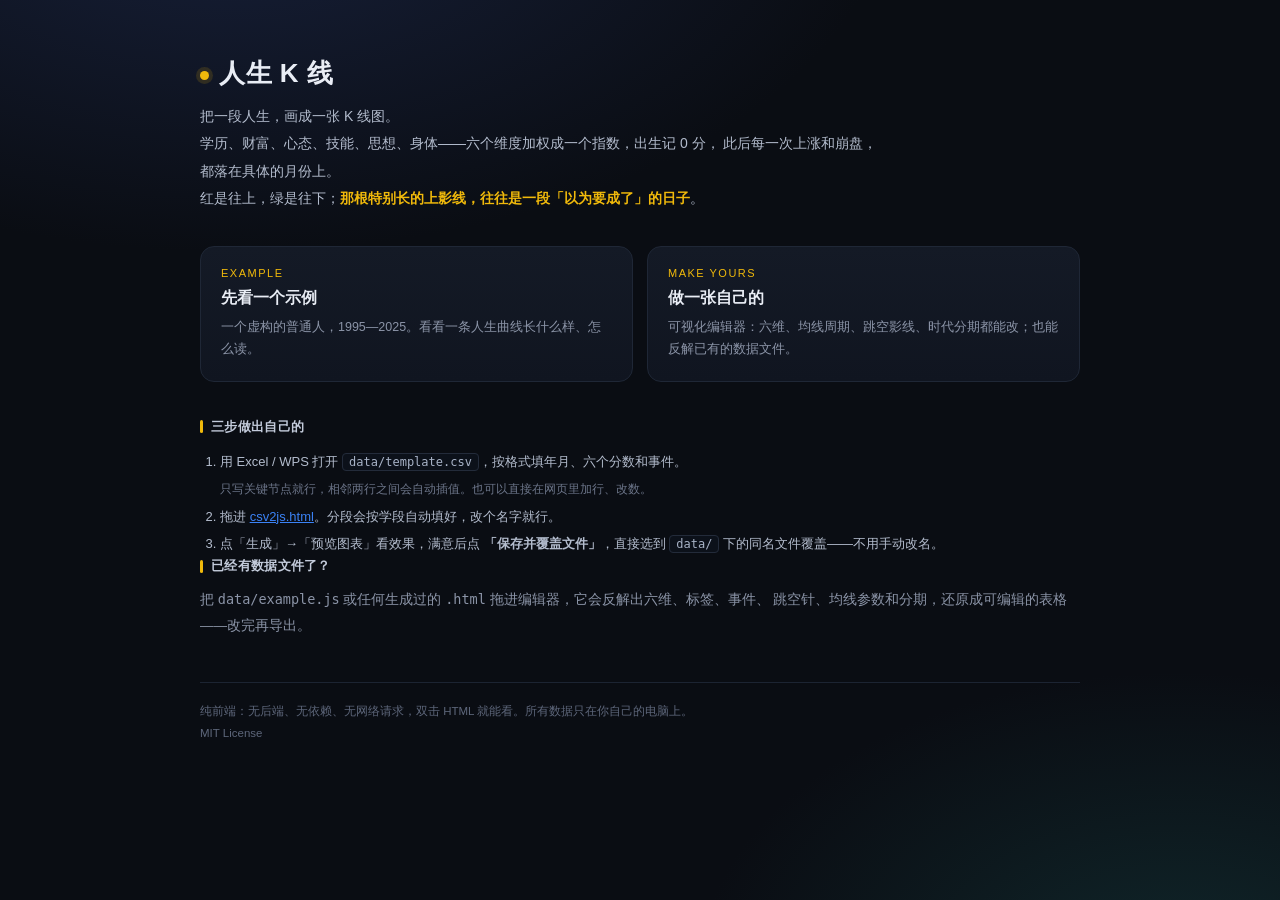
<file: index.html>
<!DOCTYPE html>
<html lang="zh-CN">
<head>
<meta charset="UTF-8">
<meta name="viewport" content="width=device-width, initial-scale=1">
<title>人生 K 线 · 把一段人生画成蜡烛图</title>
<style>
  :root{
    --bg:#0a0d13;--line:#232b3a;--txt:#e9edf5;--dim:#8b94a7;
    --acc:#3b82f6;--gold:#f0b90b;
  }
  *{box-sizing:border-box}
  body{
    margin:0;padding:56px 18px 70px;background:
      radial-gradient(1100px 600px at 18% -12%, #17203a 0%, rgba(10,13,19,0) 60%),
      radial-gradient(800px 500px at 92% 108%, #10262a 0%, rgba(10,13,19,0) 60%),
      var(--bg);
    color:var(--txt);font-family:-apple-system,"PingFang SC","Microsoft YaHei",sans-serif;
    -webkit-font-smoothing:antialiased;min-height:100vh;
  }
  .wrap{max-width:880px;margin:0 auto}
  .dot{width:9px;height:9px;border-radius:50%;background:var(--gold);box-shadow:0 0 0 4px rgba(240,185,11,.14);display:inline-block;margin-right:10px;vertical-align:middle}
  h1{font-size:26px;margin:0 0 12px;letter-spacing:.5px;font-weight:650}
  .lead{font-size:14px;color:#b3bccd;line-height:1.95;margin:0 0 34px;max-width:690px}
  .lead b{color:var(--gold);font-weight:600}
  .grid{display:grid;grid-template-columns:repeat(auto-fit,minmax(260px,1fr));gap:14px;margin-bottom:36px}
  a.card{
    display:block;text-decoration:none;color:inherit;background:linear-gradient(180deg,#141a26,#101520);
    border:1px solid #1f2736;border-radius:14px;padding:20px;transition:.18s;
  }
  a.card:hover{border-color:#2f405c;transform:translateY(-2px);box-shadow:0 16px 40px -24px #000}
  a.card .k{font-size:11px;color:var(--gold);letter-spacing:1.5px;margin-bottom:9px}
  a.card h3{font-size:15.5px;margin:0 0 8px;font-weight:650}
  a.card p{font-size:12.5px;color:var(--dim);line-height:1.75;margin:0}
  .sec{font-size:13px;color:#c3cbdb;font-weight:600;margin:0 0 12px;letter-spacing:.3px;display:flex;align-items:center;gap:8px}
  .sec::before{content:"";width:3px;height:13px;background:var(--gold);border-radius:2px}
  ol.steps{margin:0;padding-left:20px;font-size:13px;color:#b3bccd;line-height:2.1}
  ol.steps code{background:#0c111a;border:1px solid var(--line);border-radius:4px;padding:1px 6px;font-size:12px;color:#a8b3c7}
  .foot{margin-top:44px;padding-top:18px;border-top:1px solid #1c2432;font-size:11.5px;color:#5d667a;line-height:1.9}
  .foot a{color:#5d667a}
</style>
</head>
<body>
<div class="wrap">
  <h1><span class="dot"></span>人生 K 线</h1>
  <p class="lead">
    把一段人生，画成一张 K 线图。<br>
    学历、财富、心态、技能、思想、身体——六个维度加权成一个指数，出生记 0 分，
    此后每一次上涨和崩盘，都落在具体的月份上。<br>
    红是往上，绿是往下；<b>那根特别长的上影线，往往是一段「以为要成了」的日子</b>。
  </p>

  <div class="grid">
    <a class="card" href="example.html">
      <div class="k">EXAMPLE</div>
      <h3>先看一个示例</h3>
      <p>一个虚构的普通人，1995—2025。看看一条人生曲线长什么样、怎么读。</p>
    </a>
    <a class="card" href="csv2js.html">
      <div class="k">MAKE YOURS</div>
      <h3>做一张自己的</h3>
      <p>可视化编辑器：六维、均线周期、跳空影线、时代分期都能改；也能反解已有的数据文件。</p>
    </a>
  </div>

  <div class="sec">三步做出自己的</div>
  <ol class="steps">
    <li>用 Excel / WPS 打开 <code>data/template.csv</code>，按格式填年月、六个分数和事件。<br>
        <span style="color:#6b7488;font-size:12px">只写关键节点就行，相邻两行之间会自动插值。也可以直接在网页里加行、改数。</span></li>
    <li>拖进 <a href="csv2js.html" style="color:#3b82f6">csv2js.html</a>。分段会按学段自动填好，改个名字就行。</li>
    <li>点「生成」→「预览图表」看效果，满意后点 <b>「保存并覆盖文件」</b>，直接选到 <code>data/</code> 下的同名文件覆盖——不用手动改名。</li>
  </ol>

  <div class="sec">已经有数据文件了？</div>
  <p style="font-size:13.5px;color:#8b94a7;line-height:1.9;margin:0 0 4px">
    把 <code>data/example.js</code> 或任何生成过的 <code>.html</code> 拖进编辑器，它会反解出六维、标签、事件、
    跳空针、均线参数和分期，还原成可编辑的表格——改完再导出。
  </p>

  <div class="foot">
    纯前端：无后端、无依赖、无网络请求，双击 HTML 就能看。所有数据只在你自己的电脑上。<br>
    MIT License
  </div>
</div>
</body>
</html>
</file>
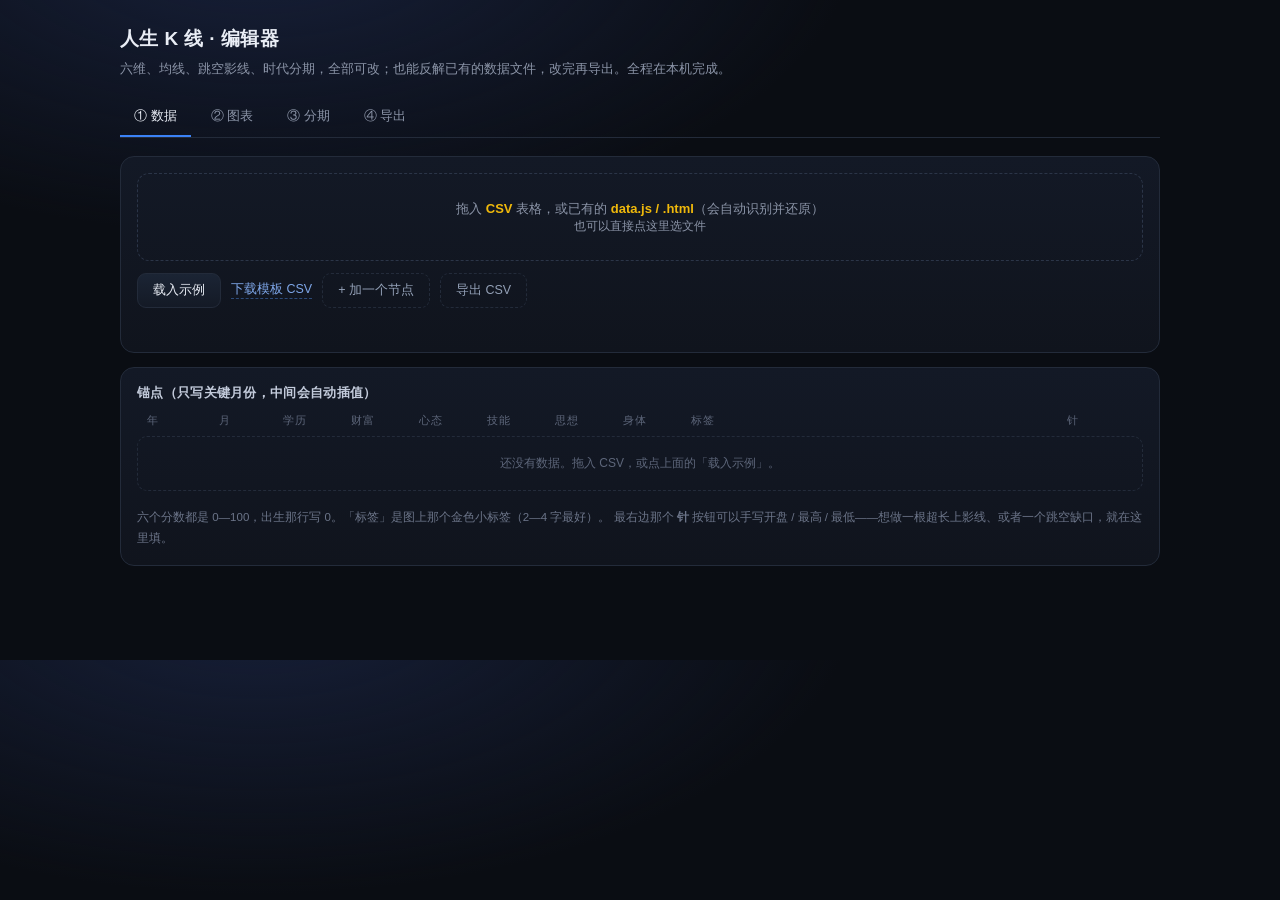
<file: csv2js.html>
<!DOCTYPE html>
<html lang="zh-CN">
<head>
<meta charset="UTF-8">
<meta name="viewport" content="width=device-width, initial-scale=1">
<title>人生 K 线 · 编辑器</title>
<style>
  :root{
    --bg:#0a0d13;--card:#121722;--line:#232b3a;--txt:#e9edf5;--dim:#8b94a7;
    --up:#ff4d5e;--down:#26c281;--acc:#3b82f6;--gold:#f0b90b;--ok:#26c281;
    --cell:#0c111a;--row:#0e131c;
  }
  *{box-sizing:border-box}
  body{
    margin:0;padding:26px 16px 80px;background:
      radial-gradient(1000px 500px at 20% -10%, #17203a 0%, rgba(10,13,19,0) 60%), var(--bg);
    color:var(--txt);font-family:-apple-system,"PingFang SC","Microsoft YaHei",sans-serif;
    -webkit-font-smoothing:antialiased;
  }
  .wrap{max-width:1040px;margin:0 auto}
  h1{font-size:19px;margin:0 0 6px;letter-spacing:.4px}
  .sub{font-size:12.5px;color:var(--dim);line-height:1.8;margin-bottom:16px}
  .tabs{display:flex;gap:6px;flex-wrap:wrap;border-bottom:1px solid var(--line);margin-bottom:18px}
  .tabs button{
    border:0;background:transparent;color:var(--dim);padding:10px 14px;font-size:13px;
    cursor:pointer;border-bottom:2px solid transparent;font-family:inherit;border-radius:0;
  }
  .tabs button.on{color:var(--txt);border-bottom-color:var(--acc)}
  .tabs button:hover{color:var(--txt)}
  .card{background:linear-gradient(180deg,#131926,#10141d);border:1px solid var(--line);border-radius:14px;padding:16px;margin-bottom:14px}
  .row{display:flex;gap:10px;flex-wrap:wrap;align-items:center}
  button{
    border:1px solid var(--line);background:linear-gradient(180deg,#1b2434,#141a26);color:var(--txt);
    padding:8px 15px;border-radius:9px;font-size:12.5px;cursor:pointer;font-family:inherit;transition:.15s;
  }
  button:hover{border-color:var(--acc)}
  button.main{background:linear-gradient(180deg,#2563eb,#1d4ed8);border-color:#2563eb;font-weight:600}
  button.go{background:linear-gradient(180deg,#1f9d6b,#17845a);border-color:#1f9d6b;font-weight:600}
  button.ghost{background:transparent;border-style:dashed;color:#93a0b6}
  button:disabled{opacity:.4;cursor:not-allowed}
  button.danger:hover{border-color:var(--up);color:var(--up)}
  .note{font-size:11.5px;color:#6b7488;line-height:1.85;margin-top:10px}
  .status{font-size:12px;margin-top:10px;min-height:18px;line-height:1.7}
  .ok{color:var(--ok)} .err{color:#ff6b7a}
  code{background:#0c111a;border:1px solid var(--line);border-radius:4px;padding:1px 5px;font-size:11.5px;color:#a8b3c7}
  h2{font-size:13px;color:#c3cbdb;margin:0 0 12px;font-weight:600;letter-spacing:.3px}
  label.f{display:flex;flex-direction:column;gap:5px;font-size:11.5px;color:#7f8a9e}
  input,select,textarea{
    background:var(--cell);border:1px solid var(--line);border-radius:8px;color:#e9edf5;
    padding:7px 9px;font-family:inherit;font-size:13px;
  }
  input:focus,select:focus,textarea:focus{outline:none;border-color:#31456b}
  input[type=number]::-webkit-outer-spin-button,input[type=number]::-webkit-inner-spin-button{-webkit-appearance:none;margin:0}
  input[type=number]{-moz-appearance:textfield}
  .drop{
    border:1.5px dashed #2b3548;border-radius:12px;padding:26px;text-align:center;
    color:var(--dim);font-size:13px;cursor:pointer;transition:.15s;
  }
  .drop:hover,.drop.on{border-color:var(--acc);color:var(--txt);background:rgba(59,130,246,.05)}
  .drop b{color:var(--gold);font-weight:600}

  .thead{
    display:grid;grid-template-columns:66px 58px repeat(6,62px) minmax(120px,1fr) 30px 30px;
    gap:6px;padding:0 10px 8px;font-size:10.5px;color:#5d667a;letter-spacing:.5px;
  }
  .arow{
    background:var(--row);border:1px solid #1c2432;border-radius:10px;padding:9px 10px;margin-bottom:7px;
  }
  .arow .g1{
    display:grid;grid-template-columns:66px 58px repeat(6,62px) minmax(120px,1fr) 30px 30px;
    gap:6px;align-items:center;
  }
  .arow input{width:100%;padding:6px 7px;font-size:12.5px;text-align:center}
  .arow input.txt{text-align:left}
  .arow .notein{width:100%;margin-top:6px;text-align:left;font-size:12px;color:#b9c2d3}
  .arow .g2{display:flex;gap:6px;align-items:center;margin-top:6px}
  .arow .g2 input{width:70px}
  .arow .del{width:26px;height:26px;padding:0;border-radius:7px;border:1px solid #2a3242;background:transparent;color:#7a8397;font-size:14px;line-height:1}
  .arow .ovbtn{width:30px;height:26px;padding:0;border-radius:7px;font-size:11px;border:1px solid #2a3242;background:transparent;color:#7a8397}
  .arow .ovbtn.on{border-color:var(--gold);color:var(--gold)}
  .arow .hide{display:none}
  .stat{display:flex;gap:16px;flex-wrap:wrap;font-size:11.5px;color:#6b7488;margin-top:6px}
  .stat b{color:#9aa4b8;font-weight:500}
  .grp{display:grid;grid-template-columns:repeat(auto-fill,minmax(150px,1fr));gap:12px}
  .stage-row{
    display:flex;gap:8px;align-items:center;flex-wrap:wrap;
    padding:9px 10px;background:var(--row);border:1px solid #1c2432;border-radius:10px;margin-bottom:8px;
  }
  .stage-row .idx{width:18px;font-size:11px;color:#5d667a;text-align:center;flex:0 0 18px}
  .stage-row .sname{width:118px;flex:0 0 118px}
  .stage-row .yr{width:82px;flex:0 0 82px;text-align:center}
  .stage-row select{width:60px;flex:0 0 60px;padding:7px 6px}
  .stage-row .arrow{color:#4a5468;font-size:12px}
  .stage-row .del{width:26px;height:26px;flex:0 0 26px;padding:0;border-radius:7px;border:1px solid #2a3242;background:transparent;color:#7a8397;font-size:14px;line-height:1}
  .empty{font-size:12px;color:#5d667a;border:1px dashed #232b3a;border-radius:10px;padding:18px;text-align:center}
  .pane{display:none}
  .pane.on{display:block}
  details summary{font-size:12px;color:#7a8397;cursor:pointer}
  .csvin{width:100%;min-height:120px;font:12px/1.7 ui-monospace,Consolas,monospace}
  .hint{font-size:11px;color:#5d667a;margin-top:4px}
</style>
</head>
<body>
<div class="wrap">
  <h1>人生 K 线 · 编辑器</h1>
  <div class="sub">
    六维、均线、跳空影线、时代分期，全部可改；也能反解已有的数据文件，改完再导出。全程在本机完成。
  </div>

  <div class="tabs" id="tabs">
    <button class="on" data-t="data">① 数据</button>
    <button data-t="chart">② 图表</button>
    <button data-t="stage">③ 分期</button>
    <button data-t="out">④ 导出</button>
  </div>

  <div class="pane on" id="pane-data">
    <div class="card">
      <div class="row">
        <label class="drop" id="drop" style="flex:1">
          拖入 <b>CSV</b> 表格，或已有的 <b>data.js / .html</b>（会自动识别并还原）<br>
          <span style="font-size:11.5px">也可以直接点这里选文件</span>
          <input type="file" id="file" accept=".csv,.js,.html,.txt" hidden>
        </label>
      </div>
      <div class="row" style="margin-top:12px">
        <button id="demoBtn">载入示例</button>
        <a href="data/template.csv" download style="font-size:12.5px;color:#7ea6e8;text-decoration:none;border-bottom:1px dashed #2c4a78">下载模板 CSV</a>
        <button id="addRow" class="ghost">+ 加一个节点</button>
        <button id="dlCsv" class="ghost">导出 CSV</button>
      </div>
      <div class="status" id="st1"></div>
    </div>

    <div class="card">
      <h2>锚点（只写关键月份，中间会自动插值）</h2>
      <div class="thead">
        <span>年</span><span>月</span><span>学历</span><span>财富</span>
        <span>心态</span><span>技能</span><span>思想</span><span>身体</span><span>标签</span><span>针</span><span></span>
      </div>
      <div id="rows"></div>
      <div class="stat" id="stat"></div>
      <div class="note">
        六个分数都是 0—100，出生那行写 0。「标签」是图上那个金色小标签（2—4 字最好）。
        最右边那个 <b>针</b> 按钮可以手写开盘 / 最高 / 最低——想做一根超长上影线、或者一个跳空缺口，就在这里填。
      </div>
    </div>
  </div>

  <div class="pane" id="pane-chart">
    <div class="card">
      <h2>标题与财富</h2>
      <div class="row">
        <label class="f" style="flex:1;min-width:240px">图表标题
          <input id="title" type="text" value="我的人生 K 线">
        </label>
        <label class="f">「财富」列填的是
          <select id="weaMode">
            <option value="k">金额（千元 K）</option>
            <option value="score">分数 0—100</option>
          </select>
        </label>
      </div>
    </div>

    <div class="card">
      <h2>均线</h2>
      <div class="row">
        <label class="f">MA 周期
          <input id="maN" type="number" value="50" min="2" max="200">
        </label>
        <label class="f">EMA 周期
          <input id="emaN" type="number" value="15" min="2" max="200">
        </label>
        <label class="f">副图
          <select id="subOn">
            <option value="1">显示月度变动</option>
            <option value="0">不显示</option>
          </select>
        </label>
      </div>
      <div class="note">
        MA 是简单移动平均（默认 50 个月，长趋势），EMA 是指数移动平均（默认 15 个月，对转折更敏感）。
        周期填大，线更平；填小，跟得更紧。均线颜色由 <code>assets/style.css</code> 里的
        <code>--ma</code> / <code>--ema</code> 决定。
      </div>
    </div>

    <div class="card">
      <h2>时间范围</h2>
      <div class="row">
        <label class="f">起始年 <input id="y0" type="number" placeholder="自动"></label>
        <label class="f">起始月 <input id="m0" type="number" placeholder="自动" min="1" max="12"></label>
        <label class="f">结束年 <input id="lastY" type="number" placeholder="自动"></label>
        <label class="f">结束月 <input id="lastM" type="number" placeholder="自动" min="1" max="12"></label>
      </div>
      <div class="note">留空就用数据第一行和最后一行。一般不用管，除非你想让曲线多出一段空白。</div>
    </div>
  </div>

  <div class="pane" id="pane-stage">
    <div class="card">
      <h2>时代分期</h2>
      <div class="row">
        <button id="segEdu">按学段自动分</button>
        <button id="segEven">均分四段</button>
        <button id="addStage" class="ghost">+ 加一段</button>
        <button id="clearStage" class="ghost">清空</button>
      </div>
      <div id="stageList" style="margin-top:14px"></div>
      <div class="note">
        每一段是图表顶部的一条色带和一个切换按钮。名字随便起。全清空也没关系，图表照常显示。
      </div>
    </div>
  </div>

  <div class="pane" id="pane-out">
    <div class="card">
      <div class="row">
        <button class="main" id="gen">生成数据</button>
        <button id="preview" disabled>预览图表</button>
        <button class="go" id="save" disabled>保存并覆盖文件</button>
      </div>
      <div class="row" style="margin-top:12px">
        <label class="f">文件名
          <input id="fname" type="text" value="" style="width:160px">
        </label>
        <span class="note" style="margin:14px 0 0">放在项目 <code>data/</code> 目录里，覆盖那个文件名</span>
      </div>
      <div class="status" id="st2"></div>
      <div class="note">
        点「保存并覆盖文件」会弹出系统保存窗口：选到项目的 <code>data</code> 文件夹，文件名保持
        <code id="defname">example.js</code>，保存时系统问「已存在，要替换吗」，选替换即可。
        之后这个页面会记住位置，再点一下就<b style="color:var(--gold)">直接覆盖</b>。
      </div>
    </div>

    <div class="card">
      <details>
        <summary>看看生成的代码</summary>
        <textarea id="out" readonly class="csvin" style="margin-top:10px" placeholder="生成后这里显示内容"></textarea>
      </details>
    </div>
  </div>
</div>

<script>
(function(){
  var $ = function(id){ return document.getElementById(id); };
  var rowsEl = $("rows"), statEl = $("stat");
  var stageList = $("stageList");
  var outEl = $("out"), st1 = $("st1"), st2 = $("st2");

  var ROWS = [];
  var FILE_NAME = "";
  var DEF_NAME = "example.js";

  function say(el, txt, cls){ el.textContent = txt; el.className = "status " + (cls || ""); }

  function parseCSV(text){
    var out = [], row = [], cur = "", q = false;
    for (var i = 0; i < text.length; i++){
      var ch = text[i];
      if (q){
        if (ch === '"'){
          if (text[i + 1] === '"'){ cur += '"'; i++; } else q = false;
        } else cur += ch;
      } else {
        if (ch === '"') q = true;
        else if (ch === ','){ row.push(cur); cur = ""; }
        else if (ch === '\n'){ row.push(cur); out.push(row); row = []; cur = ""; }
        else if (ch !== '\r') cur += ch;
      }
    }
    if (cur !== "" || row.length){ row.push(cur); out.push(row); }
    return out.filter(function(r){ return r.join("").trim() !== ""; });
  }

  var MAP = [
    ["y", ["年", "年份", "year"]],
    ["m", ["月", "月份", "month"]],
    ["edu", ["学历", "教育", "edu"]],
    ["wea", ["财富", "财富k", "wealth", "钱"]],
    ["mind", ["心态", "心理", "mind"]],
    ["skill", ["技能", "skill"]],
    ["thought", ["思想", "认知", "thought"]],
    ["body", ["身体", "体能", "body"]],
    ["label", ["标签", "事件名", "label"]],
    ["note", ["事件", "说明", "描述", "备注", "note"]],
    ["o", ["开", "开盘", "open"]],
    ["h", ["高", "最高", "high"]],
    ["l", ["低", "最低", "low"]]
  ];

  function num(v, dflt){
    var n = parseFloat(v);
    return isNaN(n) ? (dflt === undefined ? 0 : dflt) : n;
  }

  function fromCSV(text){
    var all = parseCSV(text);
    if (!all.length) return null;
    var head = all[0].map(function(s){ return String(s).replace(/^\uFEFF/, "").trim().toLowerCase(); });
    var isHead = head.indexOf("年") >= 0 || head.indexOf("year") >= 0;
    var body = isHead ? all.slice(1) : all;
    var idx = {};

    if (isHead){
      MAP.forEach(function(pair){
        for (var i = 0; i < head.length; i++){
          if (pair[1].indexOf(head[i]) >= 0){ idx[pair[0]] = i; break; }
        }
      });
    } else {
      ["y","m","edu","wea","mind","skill","thought","body","label","note","o","h","l"].forEach(function(k, i){ idx[k] = i; });
    }

    var out = [];
    body.forEach(function(r){
      var y = parseInt(r[idx.y], 10);
      if (isNaN(y)) return;
      var row = {
        y: y, m: parseInt(r[idx.m], 10) || 1,
        edu: num(r[idx.edu]), wea: num(r[idx.wea]), mind: num(r[idx.mind]),
        skill: num(r[idx.skill]), thought: num(r[idx.thought]), body: num(r[idx.body]),
        label: (r[idx.label] || "").trim(), note: (r[idx.note] || "").trim(),
        o: null, h: null, l: null
      };
      if (idx.o != null && String(r[idx.o] || "").trim() !== "") row.o = num(r[idx.o]);
      if (idx.h != null && String(r[idx.h] || "").trim() !== "") row.h = num(r[idx.h]);
      if (idx.l != null && String(r[idx.l] || "").trim() !== "") row.l = num(r[idx.l]);
      out.push(row);
    });
    return out;
  }

  function extractBlock(text){
    var i = text.indexOf("window.KLINE_DATA");
    if (i < 0) return null;
    var eq = text.indexOf("{", text.indexOf("=", i));
    if (eq < 0) return null;
    var depth = 0, q = null, esc = false;
    for (var p = eq; p < text.length; p++){
      var ch = text[p];
      if (q){
        if (esc) esc = false;
        else if (ch === "\\") esc = true;
        else if (ch === q) q = null;
        continue;
      }
      if (ch === '"' || ch === "'" || ch === "`"){ q = ch; continue; }
      if (ch === "{") depth++;
      else if (ch === "}"){
        depth--;
        if (depth === 0) return text.slice(i, p + 1) + ";";
      }
    }
    return null;
  }

  function fromJS(text){
    var block = extractBlock(text);
    if (!block) return null;
    var box = {};
    var data;
    try{
      data = new Function("window", block + "\nreturn window.KLINE_DATA;")(box);
    }catch(e){ return null; }
    if (!data || !data.anchors) return null;

    if (data.title) $("title").value = data.title;
    if (data.weaMode) $("weaMode").value = data.weaMode;

    var ind = data.indicators || {};
    $("maN").value = ind.ma || 12;
    if (ind.ema) $("emaN").value = ind.ema;
    $("subOn").value = ind.sub ? "1" : "0";
    $("y0").value = data.y0 || "";
    $("m0").value = data.m0 || "";
    $("lastY").value = data.lastY || "";
    $("lastM").value = data.lastM || "";

    if (data.stages && data.stages.length){
      renderStages(data.stages.map(function(s){
        return { name: s.name, from: [s.from[0], s.from[1]], to: [s.to[0], s.to[1]] };
      }));
    }

    return data.anchors.map(function(r){
      var ov = r[10] || null;
      return {
        y: r[0], m: r[1],
        edu: r[2], wea: r[3], mind: r[4], skill: r[5], thought: r[6], body: r[7],
        label: r[8] || "", note: r[9] || "",
        o: ov && ov.o != null ? ov.o : null,
        h: ov && ov.h != null ? ov.h : null,
        l: ov && ov.l != null ? ov.l : null
      };
    });
  }

  function sortRows(){
    ROWS.sort(function(a, b){ return (a.y * 12 + a.m) - (b.y * 12 + b.m); });
  }

  function makeRow(r){
    var d = document.createElement("div");
    d.className = "arow";
    d.innerHTML =
      '<div class="g1">' +
        '<input class="t y" type="number" value="' + r.y + '">' +
        '<input class="t m" type="number" value="' + r.m + '" min="1" max="12">' +
        '<input class="t edu" type="number" value="' + r.edu + '">' +
        '<input class="t wea" type="number" value="' + r.wea + '">' +
        '<input class="t mind" type="number" value="' + r.mind + '">' +
        '<input class="t skill" type="number" value="' + r.skill + '">' +
        '<input class="t thought" type="number" value="' + r.thought + '">' +
        '<input class="t body" type="number" value="' + r.body + '">' +
        '<input class="txt lb" type="text" value="' + esc(r.label) + '" placeholder="标签">' +
        '<button class="ovbtn' + (r.o != null || r.h != null || r.l != null ? " on" : "") + '" title="开盘 / 最高 / 最低">针</button>' +
        '<button class="del" title="删除">×</button>' +
      '</div>' +
      '<input class="txt notein nt" type="text" value="' + esc(r.note) + '" placeholder="这个月发生了什么（会显示在悬停和字幕里）">' +
      '<div class="g2 hide ovp">' +
        '<span style="font-size:11px;color:#6b7488">开</span><input class="t o" type="number" value="' + (r.o == null ? "" : r.o) + '" placeholder="—">' +
        '<span style="font-size:11px;color:#6b7488">高</span><input class="t h" type="number" value="' + (r.h == null ? "" : r.h) + '" placeholder="—">' +
        '<span style="font-size:11px;color:#6b7488">低</span><input class="t l" type="number" value="' + (r.l == null ? "" : r.l) + '" placeholder="—">' +
        '<span class="hint">留空 = 自动生成</span>' +
      '</div>';

    d.querySelector(".del").addEventListener("click", function(){
      d.remove();
      syncFromDOM();
    });
    d.querySelector(".ovbtn").addEventListener("click", function(){
      var p = d.querySelector(".ovp");
      p.classList.toggle("hide");
      this.classList.toggle("on", !p.classList.contains("hide"));
    });
    if (r.o != null || r.h != null || r.l != null){
      d.querySelector(".ovp").classList.remove("hide");
    }
    return d;
  }

  function esc(s){
    return String(s == null ? "" : s)
      .replace(/&/g, "&amp;").replace(/</g, "&lt;").replace(/>/g, "&gt;")
      .replace(/"/g, "&quot;");
  }

  function renderRows(){
    rowsEl.innerHTML = "";
    if (!ROWS.length){
      var e = document.createElement("div");
      e.className = "empty";
      e.textContent = "还没有数据。拖入 CSV，或点上面的「载入示例」。";
      rowsEl.appendChild(e);
    } else {
      ROWS.forEach(function(r){ rowsEl.appendChild(makeRow(r)); });
    }
    updateStat();
  }

  function syncFromDOM(){
    var kids = rowsEl.querySelectorAll(".arow");
    var out = [];
    [].forEach.call(kids, function(k){
      var g = function(cls){ return k.querySelector("." + cls).value; };
      var o = g("o"), h = g("h"), l = g("l");
      out.push({
        y: parseInt(g("y"), 10) || 2000,
        m: parseInt(g("m"), 10) || 1,
        edu: num(g("edu")), wea: num(g("wea")), mind: num(g("mind")),
        skill: num(g("skill")), thought: num(g("thought")), body: num(g("body")),
        label: g("lb").trim(), note: g("nt").trim(),
        o: o === "" ? null : num(o),
        h: h === "" ? null : num(h),
        l: l === "" ? null : num(l)
      });
    });
    ROWS = out;
    updateStat();
  }

  function updateStat(){
    if (!ROWS.length){ statEl.innerHTML = ""; return; }
    var ys = ROWS.map(function(r){ return r.y * 12 + r.m; });
    var lo = Math.min.apply(null, ys), hi = Math.max.apply(null, ys);
    var pins = ROWS.filter(function(r){ return r.o != null || r.h != null || r.l != null; }).length;
    statEl.innerHTML =
      "<span>节点 <b>" + ROWS.length + "</b></span>" +
      "<span>跨度 <b>" + (hi - lo + 1) + " 个月</b></span>" +
      "<span>手写针 <b>" + pins + "</b></span>" +
      "<span>中间月份自动插值</span>";
  }

  function setRows(list, msg){
    ROWS = list || [];
    sortRows();
    renderRows();
    if (msg) say(st1, msg, "ok");
  }

  function readFile(f){
    FILE_NAME = f.name || "";
    var fr = new FileReader();
    fr.onload = function(){
      var buf = fr.result;
      var text = new TextDecoder("utf-8").decode(buf);
      if (text.indexOf("\uFFFD") >= 0){
        try { text = new TextDecoder("gbk").decode(buf); } catch(e){}
      }
      handleText(text, FILE_NAME);
    };
    fr.readAsArrayBuffer(f);
  }

  function handleText(text, name){
    text = String(text).replace(/^\uFEFF/, "");
    var lower = (name || "").toLowerCase();
    var isJs = /\.(js|html?)$/.test(lower) || text.indexOf("window.KLINE_DATA") >= 0;

    if (isJs){
      var list = fromJS(text);
      if (!list){
        say(st1, "这个文件里没找到 window.KLINE_DATA，可能不是数据文件。", "err");
        return;
      }
      setRows(list, "已还原 " + list.length + " 个节点（含均线参数与分期）。文件名 " + (name || "—") +
        "，改完记得重新生成。");
      var base = (name || "").replace(/\.[^.]+$/, "");
      if (base) $("fname").value = base + ".js";
      return;
    }

    var rows = fromCSV(text);
    if (!rows || !rows.length){
      say(st1, "没读到有效数据，检查一下第一列是不是年份。", "err");
      return;
    }
    setRows(rows, "读到 " + rows.length + " 个节点。分段已按学段填好，去 ③ 改名字。");
    renderStages(autoEdu());
  }

  function ym2i(y, m){ return y * 12 + (m - 1); }
  function i2ym(i){ return { y: Math.floor(i / 12), m: (i % 12) + 1 }; }

  function dataRange(){
    if (!ROWS.length) return null;
    var ys = ROWS.map(function(r){ return ym2i(r.y, r.m); });
    return { a: Math.min.apply(null, ys), b: Math.max.apply(null, ys) };
  }

  function clip(a, b){
    var rg = dataRange();
    if (!rg) return null;
    if (b < rg.a || a > rg.b) return null;
    a = Math.max(a, rg.a); b = Math.min(b, rg.b);
    if (b < a) return null;
    return [i2ym(a), i2ym(b)];
  }

  function autoEdu(){
    var rg = dataRange();
    if (!rg) return [];
    var born = rg.a;
    var table = [["幼年",0,5],["小学",6,11],["初中",12,14],["高中",15,17],["大学",18,21]];
    var out = [];
    table.forEach(function(t){
      var seg = clip(born + t[1] * 12, born + t[2] * 12 + 11);
      if (seg) out.push({ name: t[0], from: [seg[0].y, seg[0].m], to: [seg[1].y, seg[1].m] });
    });
    var tail = clip(born + 22 * 12, rg.b);
    if (tail && rg.b > born + 22 * 12){
      out.push({ name: "毕业之后", from: [tail[0].y, tail[0].m], to: [tail[1].y, tail[1].m] });
    }
    return out;
  }

  function autoEven(n){
    var rg = dataRange();
    if (!rg) return [];
    var span = rg.b - rg.a + 1, out = [];
    for (var i = 0; i < n; i++){
      var s = rg.a + Math.floor(i * span / n);
      var e = Math.min(rg.b, rg.a + Math.floor((i + 1) * span / n) - 1);
      if (e < s) e = s;
      var p = i2ym(s), q = i2ym(e);
      out.push({ name: "第 " + (i + 1) + " 段", from: [p.y, p.m], to: [q.y, q.m] });
    }
    return out;
  }

  function monthOptions(sel){
    var s = "";
    for (var m = 1; m <= 12; m++) s += '<option value="' + m + '"' + (m === sel ? " selected" : "") + '>' + m + "月</option>";
    return s;
  }

  function makeStageRow(st){
    var d = document.createElement("div");
    d.className = "stage-row";
    d.innerHTML =
      '<span class="idx"></span>' +
      '<input class="sname" type="text" value="' + esc(st.name) + '" placeholder="阶段名">' +
      '<input class="yr sy" type="number" value="' + st.from[0] + '">' +
      '<select class="sm">' + monthOptions(st.from[1]) + '</select>' +
      '<span class="arrow">→</span>' +
      '<input class="yr ty" type="number" value="' + st.to[0] + '">' +
      '<select class="tm">' + monthOptions(st.to[1]) + '</select>' +
      '<button class="del" title="删除">×</button>';
    d.querySelector(".del").addEventListener("click", function(){ d.remove(); renumber(); });
    return d;
  }

  function renderStages(list){
    stageList.innerHTML = "";
    if (!list.length){
      var e = document.createElement("div");
      e.className = "empty";
      e.textContent = "还没有分段。点「按学段自动分」或「+ 加一段」。";
      stageList.appendChild(e);
    } else {
      list.forEach(function(s){ stageList.appendChild(makeStageRow(s)); });
    }
    renumber();
  }

  function renumber(){
    [].forEach.call(stageList.querySelectorAll(".stage-row"), function(k, i){
      k.querySelector(".idx").textContent = i + 1;
    });
  }

  function collectStages(){
    var out = [];
    [].forEach.call(stageList.querySelectorAll(".stage-row"), function(k){
      var name = k.querySelector(".sname").value.trim();
      var sy = parseInt(k.querySelector(".sy").value, 10);
      var sm = parseInt(k.querySelector(".sm").value, 10);
      var ty = parseInt(k.querySelector(".ty").value, 10);
      var tm = parseInt(k.querySelector(".tm").value, 10);
      if (!name || isNaN(sy) || isNaN(ty)) return;
      out.push({ name: name, from: [sy, sm], to: [ty, tm] });
    });
    return out;
  }

  function buildJS(){
    if (!ROWS.length) return "";
    var rg = dataRange();
    var list = ROWS.slice().sort(function(a, b){ return ym2i(a.y, a.m) - ym2i(b.y, b.m); });
    var y0 = parseInt($("y0").value, 10) || i2ym(rg.a).y;
    var m0 = parseInt($("m0").value, 10) || i2ym(rg.a).m;
    var ly = parseInt($("lastY").value, 10) || i2ym(rg.b).y;
    var lm = parseInt($("lastM").value, 10) || i2ym(rg.b).m;

    var ind = '  indicators: { ma: ' + (parseInt($("maN").value, 10) || 12) +
              ', ema: ' + (parseInt($("emaN").value, 10) || 15) +
              ', sub: ' + ($("subOn").value === "1") + ' },\n\n';
    var wea = $("weaMode").value === "score" ? '  weaMode: "score",\n\n' : "";

    var stages = collectStages();
    var stageText = stages.map(function(s, i){
      return '    { key:"s' + i + '", name:"' + s.name.replace(/"/g, "'") + '", from:[' +
        s.from[0] + ',' + s.from[1] + '], to:[' + s.to[0] + ',' + s.to[1] + '] }';
    }).join(",\n");

    var anchorText = list.map(function(r){
      var base = '    [' + r.y + ', ' + r.m + ', ' + r.edu + ', ' + r.wea + ', ' + r.mind + ', ' +
        r.skill + ', ' + r.thought + ', ' + r.body + ',  "' +
        r.label.replace(/"/g, "'") + '", "' + r.note.replace(/"/g, "'") + '"';
      if (r.o != null || r.h != null || r.l != null){
        var parts = [];
        if (r.o != null) parts.push("o: " + r.o);
        if (r.h != null) parts.push("h: " + r.h);
        if (r.l != null) parts.push("l: " + r.l);
        base += ', {' + parts.join(", ") + '}';
      }
      return base + ']';
    }).join(",\n");

    return '/* 由编辑器生成。想直接手改也可以，格式见 README。 */\n\n' +
      'window.KLINE_DATA = {\n' +
      '  title: "' + $("title").value.replace(/"/g, "'") + '",\n\n' +
      '  y0: ' + y0 + ', m0: ' + m0 + ',\n' +
      '  lastY: ' + ly + ', lastM: ' + lm + ',\n\n' +
      wea + ind +
      '  stages: [\n' + stageText + '\n  ],\n\n' +
      '  anchors: [\n' + anchorText + '\n  ]\n};\n';
  }

  function buildCSV(){
    var head = "年,月,学历,财富,心态,技能,思想,身体,标签,事件,开,高,低";
    var list = ROWS.slice().sort(function(a, b){ return ym2i(a.y, a.m) - ym2i(b.y, b.m); });
    var lines = list.map(function(r){
      var q = function(s){ return '"' + String(s).replace(/"/g, '""') + '"'; };
      return [r.y, r.m, r.edu, r.wea, r.mind, r.skill, r.thought, r.body,
        q(r.label), q(r.note),
        r.o == null ? "" : r.o, r.h == null ? "" : r.h, r.l == null ? "" : r.l].join(",");
    });
    return head + "\n" + lines.join("\n");
  }

  function download(name, text, mime){
    var blob = new Blob([text], { type: mime || "text/plain;charset=utf-8" });
    var a = document.createElement("a");
    a.href = URL.createObjectURL(blob);
    a.download = name;
    document.body.appendChild(a);
    a.click();
    setTimeout(function(){ URL.revokeObjectURL(a.href); a.remove(); }, 1000);
  }

  $("tabs").addEventListener("click", function(e){
    var b = e.target.closest("button[data-t]");
    if (!b) return;
    [].forEach.call(this.querySelectorAll("button"), function(x){ x.classList.toggle("on", x === b); });
    [].forEach.call(document.querySelectorAll(".pane"), function(p){
      p.classList.toggle("on", p.id === "pane-" + b.dataset.t);
    });
  });

  $("addRow").addEventListener("click", function(){
    syncFromDOM();
    var rg = dataRange() || { a: ym2i(2000, 1), b: ym2i(2020, 12) };
    var last = ROWS[ROWS.length - 1];
    var lastC = last ? Math.max(last.edu, last.mind, last.thought) : 0;
    var p = i2ym(last ? ym2i(last.y, last.m) + 1 : rg.a);
    ROWS.push({
      y: p.y, m: p.m,
      edu: last ? last.edu : 0, wea: last ? last.wea : 0, mind: last ? last.mind : 0,
      skill: last ? last.skill : 0, thought: last ? last.thought : 0, body: last ? last.body : 0,
      label: "", note: "", o: null, h: null, l: null
    });
    renderRows();
    var kids = rowsEl.querySelectorAll(".arow");
    if (kids.length) kids[kids.length - 1].scrollIntoView({ block: "center" });
  });

  $("dlCsv").addEventListener("click", function(){
    syncFromDOM();
    if (!ROWS.length) return;
    download("life-kline.csv", buildCSV(), "text/csv;charset=utf-8");
    say(st1, "已导出 CSV，可以用 Excel 打开接着改。", "ok");
  });

  $("gen").addEventListener("click", function(){
    syncFromDOM();
    if (!ROWS.length){ say(st2, "先在 ① 里填数据。", "err"); return; }
    outEl.value = buildJS();
    $("save").disabled = false;
    $("preview").disabled = false;
    say(st2, "已生成 " + ROWS.length + " 个节点。先点「预览图表」看一眼，满意再保存。", "ok");
  });

  $("preview").addEventListener("click", function(){
    if (!outEl.value) return;
    try{ localStorage.setItem("lk_preview", outEl.value); }
    catch(e){ say(st2, "这个浏览器禁止了本地存储，没法预览，直接保存吧。", "err"); return; }
    window.open("example.html?preview=1", "_blank");
    say(st2, "已在新标签页打开预览（数据没有写入文件）。", "ok");
  });

  var fsOK = (typeof window.showSaveFilePicker === "function");

  function openDB(){
    return new Promise(function(res, rej){
      var rq = indexedDB.open("lk-file", 1);
      rq.onupgradeneeded = function(){ rq.result.createObjectStore("h"); };
      rq.onsuccess = function(){ res(rq.result); };
      rq.onerror = function(){ rej(rq.error); };
    });
  }
  function idbGet(k){
    return openDB().then(function(db){
      return new Promise(function(res){
        var t = db.transaction("h", "readonly").objectStore("h").get(k);
        t.onsuccess = function(){ res(t.result || null); };
        t.onerror = function(){ res(null); };
      });
    }).catch(function(){ return null; });
  }
  function idbPut(k, v){
    return openDB().then(function(db){
      return new Promise(function(res){
        var tx = db.transaction("h", "readwrite");
        tx.objectStore("h").put(v, k);
        tx.oncomplete = function(){ res(true); };
        tx.onerror = function(){ res(false); };
      });
    }).catch(function(){ return false; });
  }

  var savedHandle = null;
  idbGet("target").then(function(h){ savedHandle = h; });

  $("save").addEventListener("click", async function(){
    var text = outEl.value;
    if (!text) return;
    var name = ($("fname").value || DEF_NAME).trim() || DEF_NAME;
    if (!/\.js$/i.test(name)) name += ".js";

    if (!fsOK){
      download(name, text, "text/javascript;charset=utf-8");
      say(st2, "已下载 " + name + "。当前浏览器不支持直接覆盖，需要你手动替换。", "ok");
      return;
    }

    if (savedHandle){
      try{
        var perm = await savedHandle.queryPermission({ mode: "readwrite" });
        if (perm !== "granted") perm = await savedHandle.requestPermission({ mode: "readwrite" });
        if (perm === "granted"){
          var w0 = await savedHandle.createWritable();
          await w0.write(text);
          await w0.close();
          say(st2, "已覆盖写入 " + savedHandle.name + "。刷新图表页面就能看到。", "ok");
          return;
        }
      }catch(e){}
    }

    try{
      var handle = await window.showSaveFilePicker({
        suggestedName: name,
        types: [{ description: "数据文件", accept: { "text/javascript": [".js"] } }]
      });
      var w = await handle.createWritable();
      await w.write(text);
      await w.close();
      savedHandle = handle;
      idbPut("target", handle);
      say(st2, "已写入 " + handle.name + "。下次点这个按钮会直接覆盖，不用再选。", "ok");
    }catch(e){
      if (e && (e.name === "AbortError" || e.name === "NotAllowedError")){ say(st2, "已取消。", ""); return; }
      download(name, text, "text/javascript;charset=utf-8");
      say(st2, "已退化为下载 " + name + "。", "ok");
    }
  });

  $("segEdu").addEventListener("click", function(){ renderStages(autoEdu()); });
  $("segEven").addEventListener("click", function(){ renderStages(autoEven(4)); });
  $("clearStage").addEventListener("click", function(){ renderStages([]); });
  $("addStage").addEventListener("click", function(){
    var list = collectStages();
    var rg = dataRange() || { a: ym2i(2000, 1), b: ym2i(2020, 12) };
    var a, b;
    if (list.length){
      var s = ym2i(list[list.length - 1].to[0], list[list.length - 1].to[1]) + 1;
      if (s > rg.b) s = rg.b;
      a = i2ym(s); b = i2ym(rg.b);
    } else {
      a = i2ym(rg.a); b = i2ym(rg.b);
    }
    var e = stageList.querySelector(".empty");
    if (e) e.remove();
    stageList.appendChild(makeStageRow({ name: "新的一段", from: [a.y, a.m], to: [b.y, b.m] }));
    renumber();
  });

  var DEMO = [
    "年,月,学历,财富,心态,技能,思想,身体,标签,事件,开,高,低",
    "1995,1,0,0,0,0,0,0,出生,六个维度全部归零，往后这条线要自己画,,,",
    "1996,6,2,2,18,3,2,12,幼儿,开始记事。家里搬过几次,,,",
    "1998,9,6,3,30,5,4,30,上小学,换了学校，认识一群新同学,,,",
    "2001,4,20,5,22,8,6,45,被欺负,转学之后的一段低谷，话变少了,,,",
    "2004,9,40,8,40,12,12,52,初中,换了个环境，慢慢缓过来,,,",
    "2007,9,55,10,52,18,20,60,高中,课业压上来，身体反而练好了,,,",
    "2010,9,80,12,60,30,34,58,上大学,第一次离家,,,",
    "2014,7,88,30,52,55,48,42,工作,第一份工作很累，账户第一次有了数字,48,54,41",
    "2014,9,88,26,44,55,50,44,崩盘,钱烧完，身体也垮了。这根的长下影是当时最低的那个点,,,33",
    "2019,5,90,62,70,66,66,55,回升,重新开始跑步，从三公里跑起,,,",
    "2025,12,92,78,78,74,80,66,现在,不算成功，也不算失败,,,"
  ].join("\n");

  $("demoBtn").addEventListener("click", function(){
    handleText(DEMO, "demo.csv");
    $("title").value = "我的人生 K 线";
    say(st1, "已载入示例：六维、跳空针、分期都填好了，可以直接去 ④ 生成试试。", "ok");
  });

  $("file").addEventListener("change", function(){
    if (this.files && this.files[0]) readFile(this.files[0]);
  });
  ["dragenter","dragover"].forEach(function(ev){
    $("drop").addEventListener(ev, function(e){ e.preventDefault(); this.classList.add("on"); });
  });
  ["dragleave","drop"].forEach(function(ev){
    $("drop").addEventListener(ev, function(e){ e.preventDefault(); this.classList.remove("on"); });
  });
  $("drop").addEventListener("drop", function(e){
    var f = e.dataTransfer && e.dataTransfer.files && e.dataTransfer.files[0];
    if (f) readFile(f);
  });

  rowsEl.addEventListener("input", function(){ syncFromDOM(); });
  rowsEl.addEventListener("change", function(){ syncFromDOM(); });

  renderRows();
  renderStages([]);
  $("fname").value = DEF_NAME;
  var dn = document.getElementById("defname");
  if (dn) dn.textContent = DEF_NAME;
})();
</script>
</body>
</html>
</file>
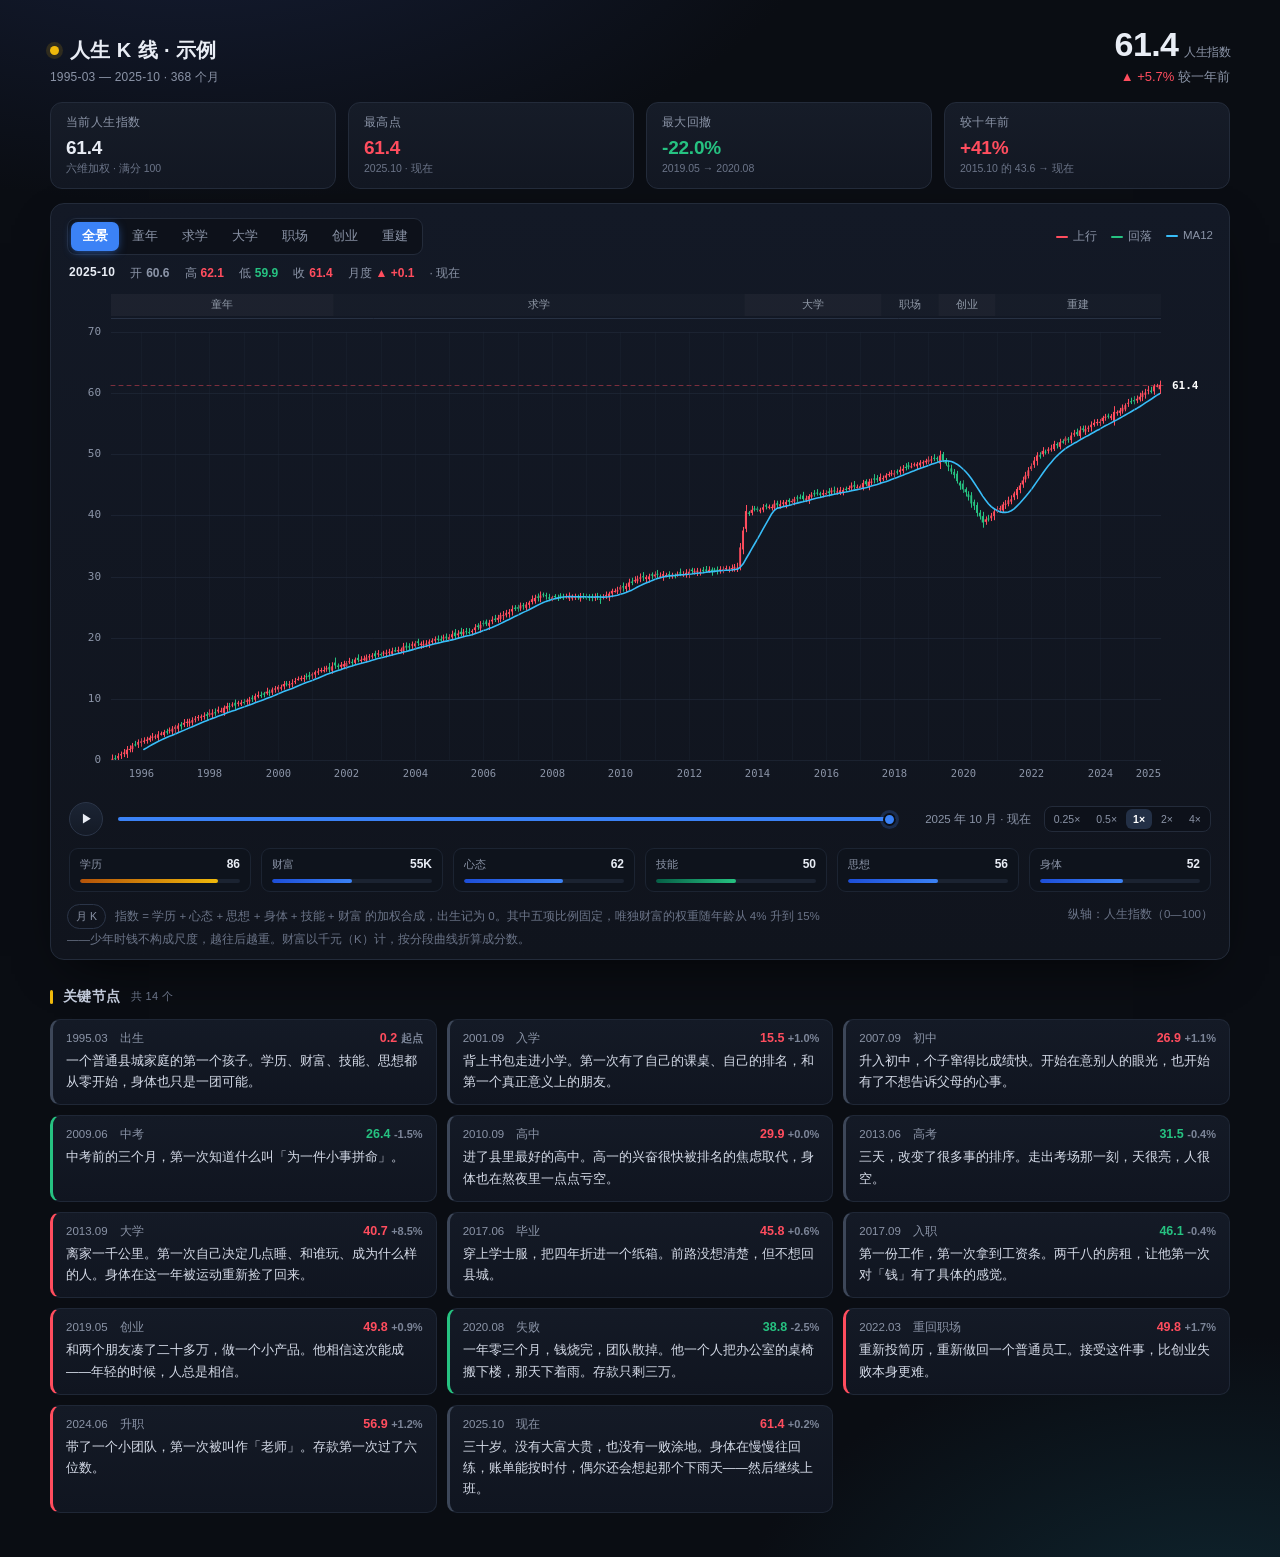
<file: example.html>
<!DOCTYPE html>
<html lang="zh-CN">
<head>
<meta charset="UTF-8">
<meta name="viewport" content="width=device-width, initial-scale=1">
<title>人生 K 线 · 示例</title>
<link rel="stylesheet" href="assets/style.css">
</head>
<body>
<div class="wrap">

  <div class="topbar">
    <div>
      <div class="brand"><span class="dot"></span><h1>人生 K 线</h1></div>
      <div class="sub" id="rangeSub">加载中…</div>
    </div>
    <div class="hero">
      <div class="num" id="heroNum">0.0<small>人生指数</small></div>
      <div class="chg" id="heroChg"><span class="dimc">出生时 = 0</span></div>
    </div>
  </div>

  <div class="stats">
    <div class="stat">
      <div class="k">当前人生指数</div>
      <div class="v" id="stCur">—</div>
      <div class="s">六维加权 · 满分 100</div>
    </div>
    <div class="stat">
      <div class="k">最高点</div>
      <div class="v up" id="stMax">—</div>
      <div class="s" id="stMaxD">—</div>
    </div>
    <div class="stat">
      <div class="k">最大回撤</div>
      <div class="v down" id="stDD">—</div>
      <div class="s" id="stDDD">—</div>
    </div>
    <div class="stat">
      <div class="k">较十年前</div>
      <div class="v up" id="st10">—</div>
      <div class="s" id="st10D">—</div>
    </div>
  </div>

  <div class="card">
    <div class="toolbar">
      <div class="tabs" id="tabs">
        <button class="tab on" data-r="all">全景</button>
      </div>
      <div class="legend">
        <span><i style="background:var(--up)"></i>上行</span>
        <span><i style="background:var(--down)"></i>回落</span>
        <span><i style="background:var(--ma)"></i>均线</span>
        <span><i style="background:var(--gold)"></i>当前</span>
      </div>
    </div>

    <div class="ohlc" id="ohlc"></div>

    <div class="canvas-box">
      <canvas id="cv"></canvas>
      <div class="tip" id="tip"></div>
      <div class="caption" id="caption">
        <div class="c-date" id="capDate"></div>
        <div class="c-title" id="capTitle"></div>
      </div>
    </div>

    <div class="player">
      <button class="play-btn" id="playBtn" title="播放 / 暂停">
        <span class="ico" id="playIco">▶</span>
      </button>
      <input type="range" class="scrub" id="scrub" min="0" max="0" value="0" step="1">
      <div class="pmeta" id="pmeta">—</div>
      <div class="speeds">
        <button class="sp" data-sp="0.25">0.25×</button>
        <button class="sp" data-sp="0.5">0.5×</button>
        <button class="sp on" data-sp="1">1×</button>
        <button class="sp" data-sp="2">2×</button>
        <button class="sp" data-sp="4">4×</button>
      </div>
    </div>

    <div class="dims" id="dims"></div>

    <div class="foot">
      <div class="l">
        <span class="pill">月 K</span>
        <span id="footText"></span>
      </div>
      <div>纵轴：人生指数（0—100）</div>
    </div>
  </div>

  <div class="sec-title"><span class="bar"></span>关键节点<span class="cnt" id="evCount"></span></div>
  <div class="events" id="events"></div>

</div>
<script src="data/example.js"></script>
<script>
(function(){
  if (location.search.indexOf("preview") < 0) return;
  try{
    var t = localStorage.getItem("lk_preview");
    if (t){
      (0, eval)(t);
      var bar = document.createElement("div");
      bar.textContent = "预览模式 · 数据来自 csv2js.html，未写入任何文件";
      bar.style.cssText = "position:fixed;right:14px;bottom:14px;z-index:99;font:12px/1.5 -apple-system,'PingFang SC',sans-serif;color:#0a0d13;background:#f0b90b;padding:6px 12px;border-radius:8px";
      document.body.appendChild(bar);
    }
  }catch(e){}
})();
</script>
<script src="assets/engine.js"></script>
</body>
</html>
</file>
<file: assets/style.css>
:root{
    --bg:#0a0d13;
    --card:#121722;
    --card2:#161c28;
    --line:#232b3a;
    --txt:#e9edf5;
    --dim:#8b94a7;
    --up:#ff4d5e;
    --down:#26c281;
    --acc:#3b82f6;
    --gold:#f0b90b;
    --ma:#38bdf8;
    --ema:#ffd84d;
  }
  *{box-sizing:border-box}
  html,body{margin:0;padding:0}
  body{
    background:
      radial-gradient(1100px 600px at 15% -10%, #17203a 0%, rgba(10,13,19,0) 60%),
      radial-gradient(800px 500px at 95% 105%, #0f2630 0%, rgba(10,13,19,0) 60%),
      var(--bg);
    color:var(--txt);
    font-family:-apple-system,BlinkMacSystemFont,"PingFang SC","Microsoft YaHei",Segoe UI,sans-serif;
    -webkit-font-smoothing:antialiased;
    padding:26px 18px 44px;
    overflow-x:hidden;
  }
  .wrap{max-width:1180px;margin:0 auto}

  .topbar{display:flex;align-items:flex-end;justify-content:space-between;gap:18px;flex-wrap:wrap;margin-bottom:16px}
  .brand{display:flex;align-items:center;gap:11px}
  .dot{width:9px;height:9px;border-radius:50%;background:var(--gold);box-shadow:0 0 0 4px rgba(240,185,11,.14)}
  h1{font-size:20px;font-weight:650;margin:0;letter-spacing:.4px}
  .sub{font-size:12px;color:var(--dim);margin-top:5px;letter-spacing:.2px}
  .hero{text-align:right}
  .hero .num{font-size:34px;font-weight:700;letter-spacing:-.6px;font-variant-numeric:tabular-nums;line-height:1.1}
  .hero .num small{font-size:12px;font-weight:500;color:var(--dim);margin-left:6px}
  .hero .chg{font-size:13px;margin-top:5px;font-variant-numeric:tabular-nums}
  .up{color:var(--up)} .down{color:var(--down)} .dimc{color:var(--dim)}

  .stats{display:grid;grid-template-columns:repeat(4,1fr);gap:12px;margin-bottom:14px}
  .stat{background:linear-gradient(180deg,var(--card2),var(--card));border:1px solid var(--line);border-radius:12px;padding:12px 15px}
  .stat .k{font-size:11.5px;color:var(--dim);letter-spacing:.4px}
  .stat .v{font-size:19px;font-weight:650;margin-top:7px;font-variant-numeric:tabular-nums;letter-spacing:-.2px}
  .stat .v small{font-size:11px;color:var(--dim);font-weight:400;margin-left:4px}
  .stat .s{font-size:10.5px;color:#6b7488;margin-top:3px;font-variant-numeric:tabular-nums}

  .card{background:linear-gradient(180deg,#131926,#10141d);border:1px solid var(--line);border-radius:14px;padding:14px 16px 10px;box-shadow:0 18px 50px -22px rgba(0,0,0,.9)}
  .toolbar{display:flex;align-items:center;justify-content:space-between;gap:12px;flex-wrap:wrap;margin-bottom:8px}
  .tabs{display:flex;background:#0d111a;border:1px solid var(--line);border-radius:9px;padding:3px;gap:2px;flex-wrap:wrap}
  .tab{border:0;background:transparent;color:var(--dim);font-size:12.5px;padding:6px 11px;border-radius:7px;cursor:pointer;font-family:inherit;transition:.15s;white-space:nowrap}
  .tab:hover{color:var(--txt)}
  .tab.on{background:var(--acc);color:#fff;font-weight:600;box-shadow:0 2px 10px -2px rgba(59,130,246,.7)}
  .legend{display:flex;gap:14px;font-size:11.5px;color:var(--dim);font-variant-numeric:tabular-nums;flex-wrap:wrap}
  .legend i{display:inline-block;width:12px;height:2px;vertical-align:middle;margin-right:5px;border-radius:2px}

  .ohlc{display:flex;gap:15px;flex-wrap:wrap;font-size:12px;color:var(--dim);padding:2px 2px 8px;font-variant-numeric:tabular-nums;min-height:20px}
  .ohlc b{font-weight:600;margin-left:4px}
  .ohlc .d{color:var(--txt);font-weight:600;letter-spacing:.3px}

  .canvas-box{position:relative;height:500px;width:100%}
  canvas{display:block;width:100%;height:100%;cursor:crosshair}

  .tip{
    position:absolute;pointer-events:none;opacity:0;transition:opacity .1s;
    background:rgba(9,13,20,.97);border:1px solid #2b3548;border-radius:10px;
    padding:10px 12px;font-size:11.5px;line-height:1.7;color:var(--txt);
    font-variant-numeric:tabular-nums;box-shadow:0 14px 34px -8px #000;max-width:300px;z-index:5;
  }
  .tip .h{font-weight:650;margin-bottom:4px;font-size:12.5px}
  .tip .row{display:flex;justify-content:space-between;gap:16px}
  .tip .row span:first-child{color:var(--dim)}
  .tip .note{margin-top:6px;padding-top:6px;border-top:1px solid #232b3a;color:#b9c1d1;font-size:11px;line-height:1.65;white-space:normal}

  .caption{
    position:absolute;left:50%;top:52px;transform:translate(-50%,-8px);
    opacity:0;pointer-events:none;transition:opacity .3s ease, transform .3s ease;
    text-align:center;z-index:4;
  }
  .caption.show{opacity:1;transform:translate(-50%,0)}
  .caption .c-date{font-size:11px;color:#f0b90b;letter-spacing:2.5px;font-variant-numeric:tabular-nums}
  .caption .c-title{font-size:18px;font-weight:650;margin-top:5px;letter-spacing:2px;text-shadow:0 2px 20px rgba(0,0,0,.95);transition:color .2s}
  .caption.down .c-title{color:#ff6b7a}
  .caption.up .c-title{color:#f2f5fa}
  .caption.big .c-title{font-size:26px;letter-spacing:5px}
  .caption.big .c-date{font-size:12px;letter-spacing:3.5px}

  /* ---------- 六维 ---------- */
  .dims{display:grid;grid-template-columns:repeat(6,1fr);gap:10px;margin-top:10px;padding:0 2px}
  .dim{background:#0e131c;border:1px solid #1c2432;border-radius:9px;padding:8px 10px}
  .dim .dn{font-size:10.5px;color:var(--dim);display:flex;justify-content:space-between;align-items:baseline}
  .dim .dn b{font-size:12px;color:var(--txt);font-variant-numeric:tabular-nums;font-weight:650}
  .dim .db{height:4px;background:#1b2331;border-radius:3px;margin-top:7px;overflow:hidden}
  .dim .db i{display:block;height:100%;border-radius:3px;background:linear-gradient(90deg,#1d4ed8,#3b82f6);transition:width .25s ease}
  .dim.hot .db i{background:linear-gradient(90deg,#b45309,#f0b90b)}
  .dim.cold .db i{background:linear-gradient(90deg,#065f46,#26c281)}

  /* ---------- 播放 ---------- */
  .player{display:flex;align-items:center;gap:13px;padding:12px 2px 2px}
  .play-btn{
    width:34px;height:34px;flex:0 0 34px;border-radius:50%;border:1px solid #2b3548;
    background:linear-gradient(180deg,#1b2434,#141a26);color:#e9edf5;cursor:pointer;
    display:flex;align-items:center;justify-content:center;font-size:12px;transition:.15s;padding:0;
  }
  .play-btn:hover{border-color:#3b82f6;color:#fff;box-shadow:0 0 0 4px rgba(59,130,246,.12)}
  .play-btn .ico{margin-left:1px;line-height:1}
  .scrub{-webkit-appearance:none;appearance:none;flex:1;height:4px;border-radius:3px;background:#232b3a;outline:none;cursor:pointer;min-width:80px}
  .scrub::-webkit-slider-thumb{-webkit-appearance:none;width:13px;height:13px;border-radius:50%;background:#3b82f6;border:2px solid #0b0e14;box-shadow:0 0 0 3px rgba(59,130,246,.22);cursor:pointer}
  .scrub::-moz-range-thumb{width:13px;height:13px;border-radius:50%;background:#3b82f6;border:2px solid #0b0e14;cursor:pointer}
  .pmeta{font-size:11.5px;color:var(--dim);font-variant-numeric:tabular-nums;min-width:120px;text-align:right;white-space:nowrap}
  .speeds{display:flex;gap:2px;background:#0d111a;border:1px solid var(--line);border-radius:8px;padding:2px}
  .sp{border:0;background:transparent;color:var(--dim);font-size:10.5px;padding:4px 7px;border-radius:6px;cursor:pointer;font-family:inherit}
  .sp.on{background:#233046;color:#fff;font-weight:600}

  .foot{display:flex;gap:16px;justify-content:space-between;flex-wrap:wrap;margin-top:12px;font-size:11.5px;color:#6b7488;line-height:1.75}
  .foot .l{max-width:760px}
  .pill{display:inline-block;padding:2px 8px;border:1px solid #2b3548;border-radius:20px;font-size:10.5px;color:var(--dim);margin-right:6px}

  /* ---------- 关键节点 ---------- */
  .sec-title{display:flex;align-items:center;gap:10px;margin:28px 0 13px;font-size:14px;color:#c3cbdb;font-weight:600;letter-spacing:.4px}
  .sec-title .bar{width:3px;height:14px;background:var(--gold);border-radius:2px}
  .sec-title .cnt{font-size:11px;color:#6b7488;font-weight:400}

  .events{display:grid;grid-template-columns:repeat(auto-fill,minmax(310px,1fr));gap:10px}
  .ev{background:linear-gradient(180deg,#141a26,#101520);border:1px solid #1f2736;border-left:3px solid var(--down);border-radius:10px;padding:11px 13px;transition:.15s}
  .ev:hover{border-color:#2c3950;background:linear-gradient(180deg,#161d2b,#11161f)}
  .ev.up{border-left-color:var(--up)}
  .ev.flat{border-left-color:#3d4759}
  .ev .t{display:flex;justify-content:space-between;align-items:baseline;gap:8px;font-size:11.5px;color:var(--dim);font-variant-numeric:tabular-nums}
  .ev .t .idx{font-weight:650;font-size:12.5px}
  .ev .n{font-size:12.5px;line-height:1.7;margin-top:5px;color:#d5dbe8}

  @media (max-width:820px){
    .dims{grid-template-columns:repeat(3,1fr)}
  }
  @media (max-width:760px){
    body{padding:18px 12px 34px}
    .topbar{flex-direction:column;align-items:flex-start;gap:8px}
    .hero{text-align:left}
    .hero .num{font-size:28px}
    .stats{grid-template-columns:repeat(2,1fr);gap:9px}
    .stat .v{font-size:16.5px}
    .canvas-box{height:400px}
    .card{padding:12px 10px 8px}
    .tab{padding:6px 8px;font-size:12px}
    .pmeta{min-width:96px;font-size:11px}
  }
</file>
